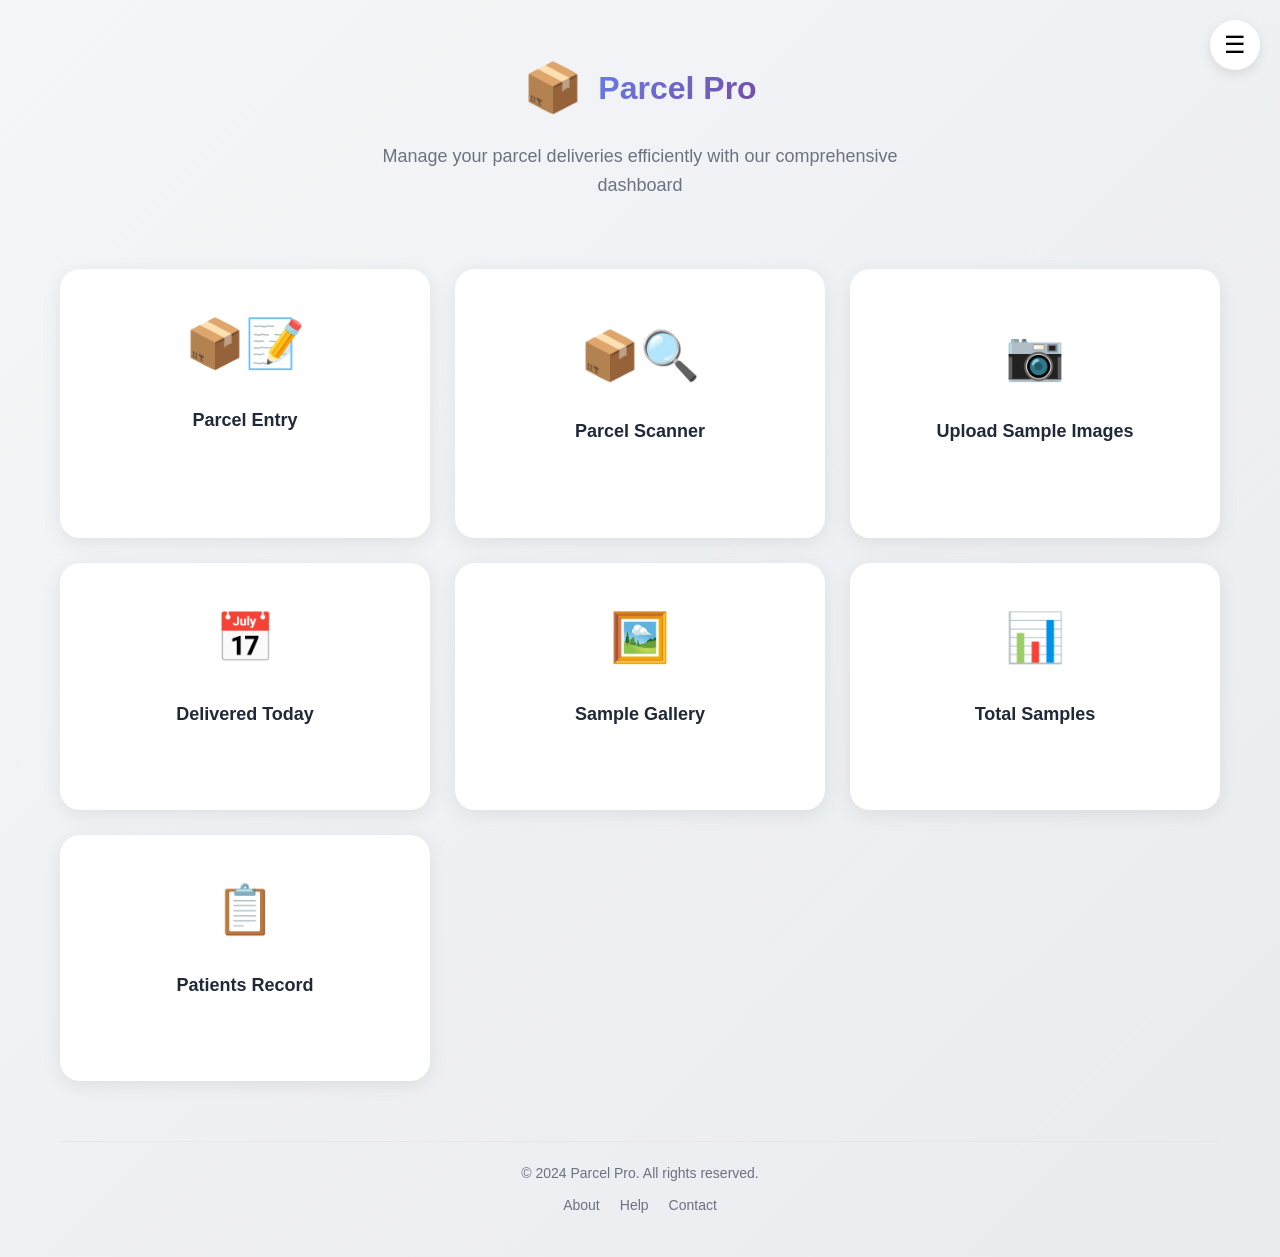
<file: index.html>
<!DOCTYPE html>
<html lang="en">
<head>
  <meta charset="UTF-8">
  <meta name="viewport" content="width=device-width, initial-scale=1.0">
  <title>Parcel Dashboard</title>
      
  <link rel="shortcut icon" href="favicon.ico" type="image/x-icon">
  <link rel="icon" type="image/png" sizes="32x32" href="favicon-32x32.png">
  <link rel="icon" type="image/png" sizes="16x16" href="favicon-16x16.png">
  <link rel="apple-touch-icon" sizes="180x180" href="apple-touch-icon.png">
  <link rel="manifest" href="site.webmanifest">
  <meta name="theme-color" content="#ffffff">
      
  <style>
  /* Reset */
  * {
    box-sizing: border-box;
    margin: 0;
    padding: 0;
  }

  /* Body */
  body {
    font-family: -apple-system, BlinkMacSystemFont, 'Segoe UI', Arial, sans-serif;
    background: linear-gradient(135deg, #f4f6f8 0%, #e9ecef 100%);
    color: #333;
    line-height: 1.6;
    min-height: 100vh;
  }

  /* Container */
  .container {
    max-width: 1200px;
    margin: 0 auto;
    padding: 20px;
    animation: fadeIn 0.5s ease;
  }

  @keyframes fadeIn {
    from { opacity: 0; transform: translateY(20px); }
    to { opacity: 1; transform: translateY(0); }
  }

  /* Header */
  .header {
    text-align: center;
    margin-bottom: 40px;
    padding: 30px 20px;
  }

  .logo {
    display: flex;
    align-items: center;
    justify-content: center;
    gap: 15px;
    margin-bottom: 15px;
  }

  .logo-icon {
    font-size: 48px;
    animation: bounce 2s infinite;
  }

  @keyframes bounce {
    0%, 100% { transform: translateY(0); }
    50% { transform: translateY(-10px); }
  }

  .logo-text {
    font-size: 32px;
    font-weight: 800;
    background: linear-gradient(135deg, #667eea 0%, #764ba2 100%);
    -webkit-background-clip: text;
    -webkit-text-fill-color: transparent;
    background-clip: text;
  }

  .page-title {
    font-size: 18px;
    color: #6b7280;
    font-weight: 500;
    max-width: 600px;
    margin: 0 auto;
  }

  /* Dashboard Grid */
  .grid {
    display: grid;
    grid-template-columns: repeat(auto-fit, minmax(300px, 1fr));
    gap: 25px;
    margin-top: 30px;
  }

  .box {
    background: #ffffff;
    padding: 35px 30px;
    border-radius: 20px;
    cursor: pointer;
    font-size: 18px;
    font-weight: 600;
    box-shadow: 0 4px 20px rgba(0,0,0,0.08);
    transition: all 0.3s cubic-bezier(0.4, 0, 0.2, 1);
    border: 2px solid transparent;
    display: flex;
    flex-direction: column;
    align-items: center;
    justify-content: center;
    gap: 15px;
    min-height: 180px;
    text-align: center;
    position: relative;
    overflow: hidden;
  }

  .box:hover {
    transform: translateY(-10px);
    box-shadow: 0 20px 40px rgba(0,0,0,0.12);
    border-color: #3b82f6;
  }

  .box:active {
    transform: translateY(-5px);
  }

  .box::before {
    content: '';
    position: absolute;
    top: 0;
    left: 0;
    right: 0;
    height: 5px;
    background: linear-gradient(90deg, #3b82f6, #8b5cf6);
    opacity: 0;
    transition: opacity 0.3s ease;
  }

  .box:hover::before {
    opacity: 1;
  }

  .box-icon {
    font-size: 48px;
    margin-bottom: 10px;
    transition: transform 0.3s ease;
  }

  .box:hover .box-icon {
    transform: scale(1.2);
  }

  .box-text {
    color: #1f2937;
    font-size: 18px;
    line-height: 1.4;
  }

  .box-description {
    color: #6b7280;
    font-size: 14px;
    font-weight: 400;
    margin-top: 8px;
    opacity: 0;
    transition: opacity 0.3s ease;
    max-width: 80%;
  }

  .box:hover .box-description {
    opacity: 1;
  }

  /* Specific box colors */
  .box:nth-child(1) { --color: #3b82f6; }
  .box:nth-child(2) { --color: #10b981; }
  .box:nth-child(3) { --color: #f59e0b; }
  .box:nth-child(4) { --color: #ef4444; }
  .box:nth-child(5) { --color: #8b5cf6; }
  .box:nth-child(6) { --color: #06b6d4; }
  .box:nth-child(7) { --color: #3b82f6; } /* Patients Record */

  .box:nth-child(1) .box-icon { color: #3b82f6; }
  .box:nth-child(2) .box-icon { color: #10b981; }
  .box:nth-child(3) .box-icon { color: #f59e0b; }
  .box:nth-child(4) .box-icon { color: #ef4444; }
  .box:nth-child(5) .box-icon { color: #8b5cf6; }
  .box:nth-child(6) .box-icon { color: #06b6d4; }
  .box:nth-child(7) .box-icon { color: #3b82f6; }

  /* Footer */
  .footer {
    text-align: center;
    margin-top: 60px;
    padding: 20px;
    color: #6b7280;
    font-size: 14px;
    border-top: 1px solid #e5e7eb;
  }

  .footer-links {
    display: flex;
    justify-content: center;
    gap: 20px;
    margin-top: 10px;
  }

  .footer-links a {
    color: #6b7280;
    text-decoration: none;
    transition: color 0.2s;
  }

  .footer-links a:hover {
    color: #3b82f6;
  }

  /* Navigation menu (hidden until hover) */
  .nav-menu {
    position: fixed;
    top: 20px;
    right: 20px;
    z-index: 100;
  }

  .nav-trigger {
    background: #ffffff;
    border: none;
    width: 50px;
    height: 50px;
    border-radius: 50%;
    display: flex;
    align-items: center;
    justify-content: center;
    font-size: 24px;
    cursor: pointer;
    box-shadow: 0 4px 12px rgba(0,0,0,0.1);
    transition: all 0.3s ease;
  }

  .nav-trigger:hover {
    transform: rotate(90deg);
    box-shadow: 0 6px 20px rgba(0,0,0,0.15);
  }

  .nav-dropdown {
    position: absolute;
    top: 60px;
    right: 0;
    background: #ffffff;
    border-radius: 12px;
    box-shadow: 0 10px 30px rgba(0,0,0,0.15);
    min-width: 220px;
    opacity: 0;
    visibility: hidden;
    transform: translateY(-10px);
    transition: all 0.3s ease;
  }

  .nav-menu:hover .nav-dropdown {
    opacity: 1;
    visibility: visible;
    transform: translateY(0);
  }

  .nav-dropdown a {
    display: flex;
    align-items: center;
    gap: 12px;
    padding: 15px 20px;
    color: #374151;
    text-decoration: none;
    border-bottom: 1px solid #f3f4f6;
    transition: background 0.2s;
  }

  .nav-dropdown a:hover {
    background: #f9fafb;
  }

  .nav-dropdown a:last-child {
    border-bottom: none;
  }

  .nav-dropdown a span:first-child {
    font-size: 18px;
  }

  /* Responsive Design */
  @media (max-width: 1024px) {
    .grid { grid-template-columns: repeat(2, 1fr); }
  }

  @media (max-width: 768px) {
    .container { padding: 15px; }
    .header { padding: 20px 15px; margin-bottom: 30px; }
    .logo-icon { font-size: 36px; }
    .logo-text { font-size: 24px; }
    .grid { grid-template-columns: 1fr; gap: 20px; }
    .box { padding: 30px 25px; min-height: 160px; }
    .box-icon { font-size: 40px; }
    .box-text { font-size: 16px; }
  }

  @media (max-width: 480px) {
    .logo { flex-direction: column; gap: 10px; }
    .box { padding: 25px 20px; min-height: 140px; }
    .box-icon { font-size: 36px; }
  }

  /* Focus styles for accessibility */
  .box:focus-visible,
  .nav-trigger:focus-visible {
    outline: 2px solid #3b82f6;
    outline-offset: 2px;
  }

  /* Loading animation */
  .box.loading {
    animation: pulse 1.5s infinite;
  }

  @keyframes pulse {
    0%, 100% { opacity: 1; }
    50% { opacity: 0.7; }
  }
  </style>
</head>

<body>

<div class="container">
  <header class="header">
    <div class="logo">
      <div class="logo-icon">📦</div>
      <h1 class="logo-text">Parcel Pro</h1>
    </div>
    <p class="page-title">Manage your parcel deliveries efficiently with our comprehensive dashboard</p>
  </header>

  <nav class="nav-menu">
    <button class="nav-trigger" aria-label="Open menu">☰</button>
    <div class="nav-dropdown">
      <a href="parcel_entry.html">
        <span>📦</span><span>Parcel Entry</span>
      </a>
      <a href="parcel_entry_form.html">
        <span>🔍</span><span>Parcel Scanner</span>
      </a>
      <a href="upload_sample_images.html">
        <span>📷</span><span>Upload Images</span>
      </a>
      <a href="delivered_today.html">
        <span>📅</span><span>Delivered Today</span>
      </a>
      <a href="total.html">
        <span>📊</span><span>Total Samples</span>
      </a>
      <a href="gallery.html">
        <span>🖼️</span><span>Sample Gallery</span>
      </a>
      <a href="Record.html">
        <span>📋</span><span>Patients Record</span>
      </a>
    </div>
  </nav>

  <main class="dashboard">
    <div class="grid">
      <div class="box" onclick="go('parcel_entry.html')" tabindex="0" role="button">
        <div class="box-icon">📦📝</div>
        <div class="box-text">Parcel Entry</div>
        <div class="box-description">Create new parcel entries with detailed information</div>
      </div>

      <div class="box" onclick="go('parcel_entry_form.html')" tabindex="0" role="button">
        <div class="box-icon">📦🔍</div>
        <div class="box-text">Parcel Scanner</div>
        <div class="box-description">Scan and manage received parcels</div>
      </div>

      <div class="box" onclick="go('upload_sample_images.html')" tabindex="0" role="button">
        <div class="box-icon">📷</div>
        <div class="box-text">Upload Sample Images</div>
        <div class="box-description">Upload and manage parcel images</div>
      </div>

      <div class="box" onclick="go('delivered_today.html')" tabindex="0" role="button">
        <div class="box-icon">📅</div>
        <div class="box-text">Delivered Today</div>
        <div class="box-description">View today's delivered parcels</div>
      </div>

      <div class="box" onclick="go('gallery.html')" tabindex="0" role="button">
        <div class="box-icon">🖼️</div>
        <div class="box-text">Sample Gallery</div>
        <div class="box-description">Browse all parcel images gallery</div>
      </div>

      <div class="box" onclick="go('total.html')" tabindex="0" role="button">
        <div class="box-icon">📊</div>
        <div class="box-text">Total Samples</div>
        <div class="box-description">View complete parcel statistics</div>
      </div>
        
      <div class="box" onclick="go('Record.html')" tabindex="0" role="button">
        <div class="box-icon">📋</div>
        <div class="box-text">Patients Record</div>
        <div class="box-description">View complete Patient Details</div>
      </div>
    </div>
  </main>

  <footer class="footer">
    <p>© 2024 Parcel Pro. All rights reserved.</p>
    <div class="footer-links">
      <a href="#" onclick="showAbout(event)">About</a>
      <a href="#" onclick="showHelp(event)">Help</a>
      <a href="mailto:support@example.com">Contact</a>
    </div>
  </footer>
</div>

<script src="config.js"></script>

<script>
// Navigation functions
function go(page) {
  const button = event?.currentTarget;
  if (button) {
    button.classList.add('loading');
  }
  
  setTimeout(() => {
    window.location.href = page;
  }, 300);
}

// Utility functions
function showAbout(e) {
  if(e) e.preventDefault();
  alert('Parcel Pro - A comprehensive parcel management system for efficient delivery tracking and management.');
}

function showHelp(e) {
  if(e) e.preventDefault();
  alert('Need help? Please contact our support team at support@example.com or call +1 (555) 123-4567.');
}

// Keyboard navigation and menu interactions
document.addEventListener('DOMContentLoaded', () => {
  const boxes = document.querySelectorAll('.box');
  boxes.forEach(box => {
    box.addEventListener('keydown', (e) => {
      if (e.key === 'Enter' || e.key === ' ') {
        e.preventDefault();
        box.click();
      }
    });
  });
  
  const navMenu = document.querySelector('.nav-menu');
  const navDropdown = document.querySelector('.nav-dropdown');

  navMenu.addEventListener('mouseenter', () => {
    navDropdown.style.opacity = '1';
    navDropdown.style.visibility = 'visible';
    navDropdown.style.transform = 'translateY(0)';
  });

  navMenu.addEventListener('mouseleave', () => {
    setTimeout(() => {
      if (!navMenu.matches(':hover') && !navDropdown.matches(':hover')) {
        navDropdown.style.opacity = '0';
        navDropdown.style.visibility = 'hidden';
        navDropdown.style.transform = 'translateY(-10px)';
      }
    }, 100);
  });

  navDropdown.addEventListener('mouseleave', () => {
    setTimeout(() => {
      if (!navMenu.matches(':hover') && !navDropdown.matches(':hover')) {
        navDropdown.style.opacity = '0';
        navDropdown.style.visibility = 'hidden';
        navDropdown.style.transform = 'translateY(-10px)';
      }
    }, 100);
  });
});
</script>
</body>
</html>
</file>
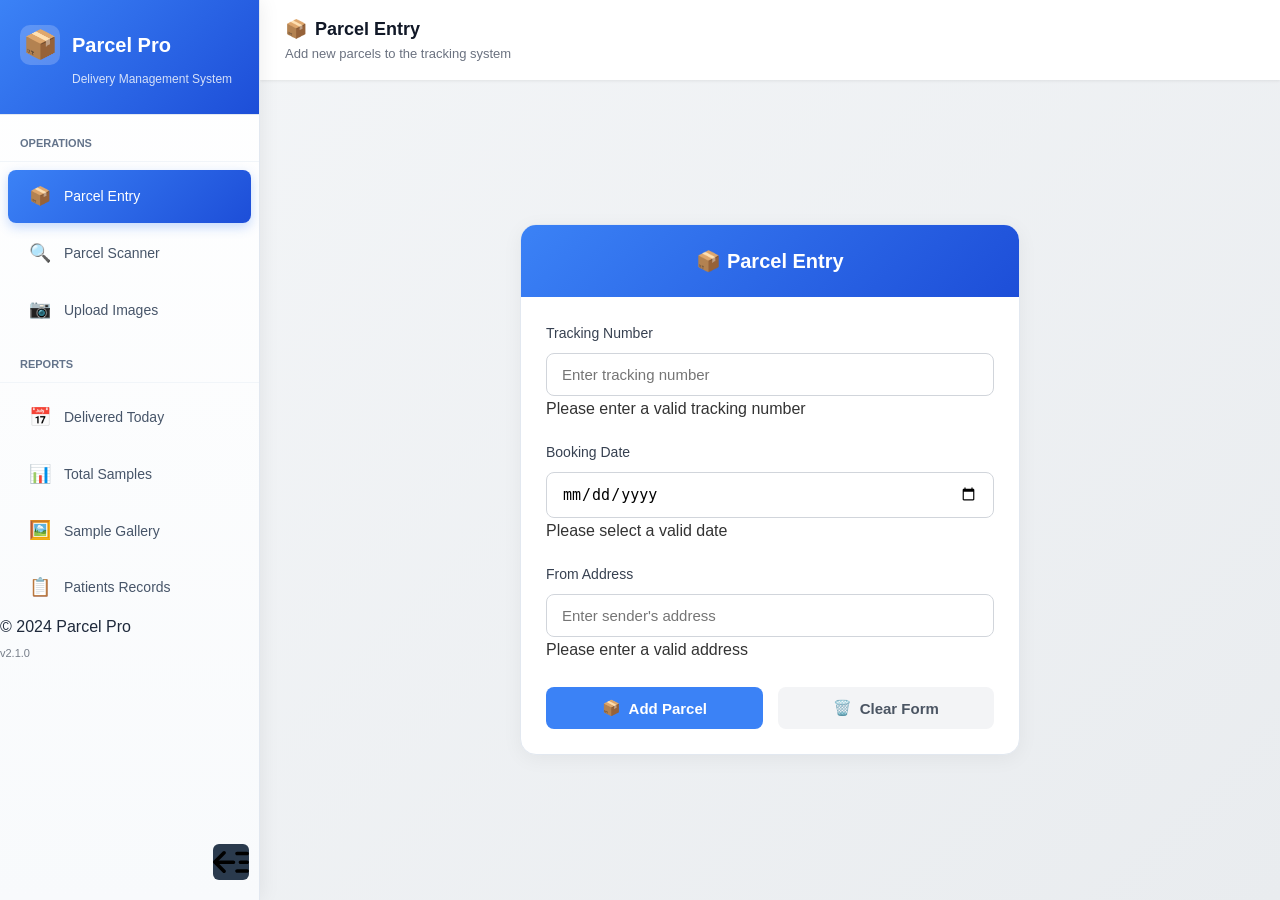
<file: parcel_entry.html>
<!DOCTYPE html>
<html lang="en">
<head>
  <meta charset="UTF-8">
  <meta name="viewport" content="width=device-width, initial-scale=1.0">
  <title>Parcel Entry</title>
  
  <link rel="stylesheet" href="styles.css">
</head>
<body>

<div id="sidebar-container"></div>

<div class="main-content" id="mainContent">
  <header class="topbar">
    <button class="menu-btn" onclick="toggleSidebar()" aria-label="Toggle menu">☰</button>
    <div class="page-info">
      <div class="page-title"><span>📦</span><span>Parcel Entry</span></div>
      <div class="page-subtitle">Add new parcels to the tracking system</div>
    </div>
  </header>

  <div class="form-wrapper">
    <div class="form-container">
      <div class="header">
        <h2>📦 Parcel Entry</h2>
      </div>

      <div class="form-content">
        <div class="form-group">
          <label for="trackingNumber">Tracking Number</label>
          <input type="text" id="trackingNumber" placeholder="Enter tracking number" autocomplete="off" autocapitalize="characters">
          <div class="error-message" id="trackingError">Please enter a valid tracking number</div>
        </div>

        <div class="form-group">
          <label for="bookingDate">Booking Date</label>
          <input type="date" id="bookingDate">
          <div class="error-message" id="dateError">Please select a valid date</div>
        </div>

        <div class="form-group">
          <label for="fromAddress">From Address</label>
          <input type="text" id="fromAddress" placeholder="Enter sender's address" autocomplete="off">
          <div class="error-message" id="addressError">Please enter a valid address</div>
        </div>

        <div class="button-group">
          <button class="submit-btn" onclick="submitParcel()" id="submitBtn">
            <span>📦</span><span>Add Parcel</span>
          </button>
          <button class="clear-btn" onclick="clearForm()">
            <span>🗑️</span><span>Clear Form</span>
          </button>
        </div>
        <div class="status-container" id="status" style="display: none; margin-top: 20px;"></div>
      </div>
    </div>
  </div>
</div>

<div class="toast" id="toast"></div>

<script src="config.js"></script>
<script src="sidebar.js"></script>

<script>
// DOM Elements
const trackingInput = document.getElementById('trackingNumber');
const dateInput = document.getElementById('bookingDate');
const addressInput = document.getElementById('fromAddress');
const submitBtn = document.getElementById('submitBtn');
const toast = document.getElementById('toast');

dateInput.max = new Date().toISOString().split('T')[0];

function showToast(message, type = 'success') {
  toast.textContent = message;
  toast.className = `toast toast-${type} show`;
  setTimeout(() => toast.classList.remove('show'), 3000);
}

function clearForm() {
  trackingInput.value = '';
  dateInput.value = '';
  addressInput.value = '';
}

function submitParcel() {
  const trackingNumber = trackingInput.value.trim();
  const bookingDate = dateInput.value;
  const fromAddress = addressInput.value.trim();

  if (!trackingNumber || !bookingDate || !fromAddress) { 
    showToast("All fields are required", 'error'); 
    return; 
  }

  submitBtn.disabled = true;
  submitBtn.innerHTML = '<span>⏳</span><span>Adding...</span>';

  // USING THE API URL FROM config.js
  fetch(CONFIG.API_URL, {
    method: "POST",
    body: JSON.stringify({ trackingNumber, bookingDate, fromAddress }),
    mode: 'no-cors' 
  })
  .then(() => {
    showToast("Parcel submitted! Check your Google Sheet.", 'success');
    clearForm();
  })
  .catch(err => {
    console.error(err);
    showToast("Error submitting parcel.", 'error');
  })
  .finally(() => {
    submitBtn.disabled = false;
    submitBtn.innerHTML = '<span>📦</span><span>Add Parcel</span>';
  });
}
</script>
</body>
</html>
</file>
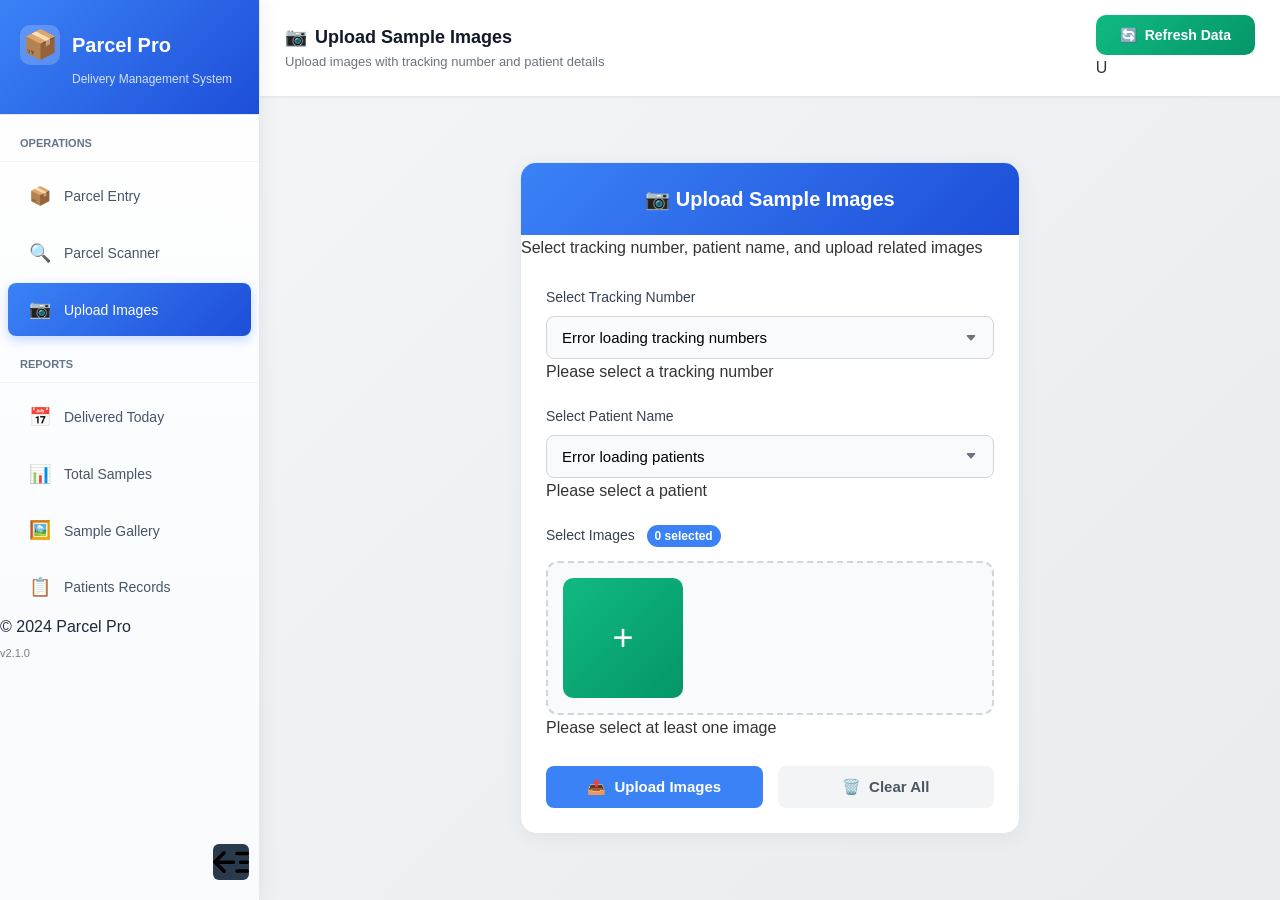
<file: upload_sample_images.html>
<!DOCTYPE html>
<html lang="en">
<head>
  <meta charset="UTF-8">
  <meta name="viewport" content="width=device-width, initial-scale=1.0">
  <title>Upload Sample Images</title>
  <link rel="shortcut icon" href="favicon.ico" type="image/x-icon">
  <link rel="icon" type="image/png" sizes="32x32" href="favicon-32x32.png">
  <link rel="icon" type="image/png" sizes="16x16" href="favicon-16x16.png">
  
  <link rel="stylesheet" href="styles.css">

  <style>
    /* ---------- UPLOAD PAGE SPECIFIC STYLES ---------- */
    select {
      width: 100%;
      padding: 14px 16px;
      border: 1.5px solid #d1d5db;
      border-radius: 10px;
      font-size: 15px;
      transition: all 0.3s ease;
      background: #f9fafb;
      font-family: inherit;
    }

    select:focus {
      outline: none;
      border-color: #3b82f6;
      background: #ffffff;
      box-shadow: 0 0 0 3px rgba(59, 130, 246, 0.1);
    }

    select.error { border-color: #dc3545; }
    select.success { border-color: #10b981; }

    .dropdown-arrow {
      background-image: url("data:image/svg+xml,%3Csvg xmlns='http://www.w3.org/2000/svg' width='16' height='16' fill='%236b7280' viewBox='0 0 16 16'%3E%3Cpath d='M7.247 11.14 2.451 5.658C1.885 5.013 2.345 4 3.204 4h9.592a1 1 0 0 1 .753 1.659l-4.796 5.48a1 1 0 0 1-1.506 0z'/%3E%3C/svg%3E");
      background-repeat: no-repeat;
      background-position: right 16px center;
      background-size: 12px;
      padding-right: 40px;
      appearance: none;
      cursor: pointer;
    }

    /* Image Preview Container */
    .preview-container {
      display: flex;
      flex-wrap: wrap;
      gap: 15px;
      margin-top: 15px;
      position: relative;
      min-height: 140px;
      padding: 15px;
      background: #f9fafb;
      border-radius: 12px;
      border: 2px dashed #d1d5db;
      transition: border-color 0.3s;
    }

    .preview-container:hover { border-color: #3b82f6; }

    .preview {
      display: flex;
      align-items: center;
      justify-content: center;
      width: 120px;
      height: 120px;
      border: 1px solid #e5e7eb;
      border-radius: 10px;
      overflow: hidden;
      position: relative;
      background: white;
      transition: transform 0.2s, box-shadow 0.2s;
    }

    .preview:hover { transform: translateY(-2px); box-shadow: 0 4px 12px rgba(0, 0, 0, 0.1); }
    .preview img { width: 100%; height: 100%; object-fit: cover; }

    .remove-btn {
      position: absolute;
      top: 6px;
      right: 6px;
      background: #ef4444;
      color: white;
      border: none;
      border-radius: 50%;
      width: 24px;
      height: 24px;
      font-size: 14px;
      line-height: 22px;
      text-align: center;
      cursor: pointer;
      z-index: 1;
      opacity: 0.9;
      transition: opacity 0.2s, transform 0.2s;
    }

    .remove-btn:hover { opacity: 1; transform: scale(1.1); }

    #addMoreBtn {
      width: 120px;
      height: 120px;
      font-size: 36px;
      display: flex;
      align-items: center;
      justify-content: center;
      background: linear-gradient(135deg, #10b981 0%, #059669 100%);
      color: white;
      border: none;
      border-radius: 10px;
      cursor: pointer;
      transition: all 0.3s ease;
      flex-shrink: 0;
      margin: 0;
    }

    #addMoreBtn:hover { transform: translateY(-2px); box-shadow: 0 5px 15px rgba(16, 185, 129, 0.3); }

    .image-counter {
      background: #3b82f6;
      color: white;
      padding: 4px 8px;
      border-radius: 12px;
      font-size: 12px;
      font-weight: 600;
      margin-left: 8px;
    }

    .refresh-btn {
      background: linear-gradient(135deg, #10b981 0%, #059669 100%);
      color: white;
      border: none;
      border-radius: 10px;
      padding: 12px 24px;
      font-size: 14px;
      font-weight: 600;
      cursor: pointer;
      transition: all 0.3s;
      display: flex;
      align-items: center;
      gap: 8px;
      margin-left: auto;
    }

    .refresh-btn:hover { transform: translateY(-2px); box-shadow: 0 5px 15px rgba(16, 185, 129, 0.3); }

    @media (max-width: 768px) {
      .preview { width: 100px; height: 100px; }
      #addMoreBtn { width: 100px; height: 100px; font-size: 28px; }
    }

    @media (max-width: 480px) {
      .preview { width: 80px; height: 80px; }
      #addMoreBtn { width: 80px; height: 80px; font-size: 24px; }
      .remove-btn { width: 20px; height: 20px; font-size: 12px; line-height: 18px; }
    }
  </style>
</head>
<body>

<div id="sidebar-container"></div>

<div class="main-content" id="mainContent">
  <header class="topbar">
    <button class="menu-btn" onclick="toggleSidebar()" aria-label="Toggle menu">☰</button>
    <div class="page-info">
      <div class="page-title">
        <span>📷</span>
        <span>Upload Sample Images</span>
      </div>
      <div class="page-subtitle">Upload images with tracking number and patient details</div>
    </div>
    <div class="user-menu">
      <button class="refresh-btn" onclick="reloadAll()">
        <span>🔄</span>
        <span>Refresh Data</span>
      </button>
      <div class="user-avatar">U</div>
    </div>
  </header>

  <div class="form-wrapper">
    <div class="form-container">
      <div class="header">
        <h2>📷 Upload Sample Images</h2>
        <p>Select tracking number, patient name, and upload related images</p>
      </div>

      <div class="form-content">
        <div class="form-group">
          <label for="trackingSelect">Select Tracking Number</label>
          <select id="trackingSelect" class="dropdown-arrow">
            <option value="">Loading tracking numbers...</option>
          </select>
          <div class="error-message" id="trackingError">Please select a tracking number</div>
        </div>

        <div class="form-group">
          <label for="patientSelect">
            Select Patient Name
            <span id="patientCount" class="image-counter" style="display:none;">0 available</span>
          </label>
          <select id="patientSelect" class="dropdown-arrow">
            <option value="">Loading patients...</option>
          </select>
          <div class="error-message" id="patientError">Please select a patient</div>
        </div>

        <div class="form-group">
          <label for="imageUpload">
            Select Images
            <span id="imageCount" class="image-counter">0 selected</span>
          </label>
          
          <div class="upload-section">
            <input type="file" id="imageUpload" accept="image/*" multiple capture="environment" style="display: none;">
            
            <div class="preview-container" id="previewContainer">
              <button type="button" id="addMoreBtn" aria-label="Add more images">+</button>
            </div>
            <div class="error-message" id="imageError">Please select at least one image</div>
          </div>
        </div>

        <div class="status-container" id="status" style="display: none; margin-top: 20px;"></div>

        <div class="button-group">
          <button class="submit-btn" onclick="uploadImages()" id="uploadBtn">
            <span>📤</span>
            <span>Upload Images</span>
          </button>
          <button class="clear-btn" onclick="clearAll()">
            <span>🗑️</span>
            <span>Clear All</span>
          </button>
        </div>
      </div>
    </div>
  </div>
</div>

<div class="toast" id="toast"></div>

<script src="config.js"></script>
<script src="sidebar.js"></script>

<script>
/* ---------- DOM ELEMENTS ---------- */
const trackingSelect = document.getElementById('trackingSelect');
const patientSelect = document.getElementById('patientSelect');
const previewContainer = document.getElementById('previewContainer');
const addMoreBtn = document.getElementById('addMoreBtn');
const uploadBtn = document.getElementById('uploadBtn');
const patientCount = document.getElementById('patientCount');
const imageCount = document.getElementById('imageCount');
const imageUpload = document.getElementById('imageUpload');
const statusDiv = document.getElementById('status');
const toast = document.getElementById('toast');

let filesToUpload = [];
let isLoading = false;

/* ---------- TOAST FUNCTION ---------- */
function showToast(message, type = 'success') {
  toast.textContent = message;
  toast.className = `toast toast-${type} show`;
  setTimeout(() => toast.classList.remove('show'), 3000);
}

function updateImageCounter() {
  const count = filesToUpload.length;
  imageCount.textContent = `${count} selected`;
  imageCount.style.display = 'inline-block';
}

/* ---------- API DATA FETCHING ---------- */
function loadTrackingNumbers() {
  fetch(CONFIG.UPLOAD_TRACKING_URL)
    .then(res => res.ok ? res.json() : Promise.reject('Network error'))
    .then(data => {
      trackingSelect.innerHTML = '<option value="">Select Tracking Number</option>';
      if (!data || data.length === 0) {
        trackingSelect.innerHTML += '<option value="">No tracking numbers available</option>';
        showToast('No tracking numbers found', 'info');
        return;
      }
      data.forEach(trk => {
        trackingSelect.innerHTML += `<option value="${trk}">${trk}</option>`;
      });
    })
    .catch(err => {
      console.error(err);
      trackingSelect.innerHTML = '<option value="">Error loading tracking numbers</option>';
    });
}

function loadPatients() {
  fetch(CONFIG.UPLOAD_PATIENT_URL)
    .then(res => res.ok ? res.json() : Promise.reject('Network error'))
    .then(data => {
      patientSelect.innerHTML = '<option value="">Select Patient</option>';
      if (!data || data.length === 0) {
        patientSelect.innerHTML += '<option value="">No patients available</option>';
        patientCount.style.display = 'none';
        return;
      }
      data.forEach(patientName => {
        patientSelect.innerHTML += `<option value="${patientName}">${patientName}</option>`;
      });
      patientCount.textContent = `${data.length} available`;
      patientCount.style.display = 'inline-block';
    })
    .catch(err => {
      console.error(err);
      patientSelect.innerHTML = '<option value="">Error loading patients</option>';
      patientCount.style.display = 'none';
    });
}

function reloadAll() {
  showToast('Refreshing data...', 'info');
  loadTrackingNumbers();
  loadPatients();
}

/* ---------- IMAGE HANDLING ---------- */
function handleFileInput(file) {
  const wrapper = document.createElement("div");
  wrapper.className = "preview";

  const img = document.createElement("img");
  img.src = URL.createObjectURL(file);

  const removeBtn = document.createElement("button");
  removeBtn.className = "remove-btn";
  removeBtn.textContent = "×";
  
  removeBtn.addEventListener("click", (e) => {
    e.stopPropagation();
    const index = filesToUpload.indexOf(file);
    if (index > -1) {
      filesToUpload.splice(index, 1);
      URL.revokeObjectURL(img.src);
    }
    wrapper.remove();
    updateImageCounter();
  });

  wrapper.appendChild(img);
  wrapper.appendChild(removeBtn);
  previewContainer.insertBefore(wrapper, addMoreBtn);
  filesToUpload.push(file);
  updateImageCounter();
}

addMoreBtn.addEventListener("click", () => imageUpload.click());

imageUpload.addEventListener('change', (event) => {
  const fileList = event.target.files;
  for (let i = 0; i < fileList.length; i++) {
    if (filesToUpload.length < 20) {
      handleFileInput(fileList[i]);
    } else {
      showToast('Maximum 20 images allowed', 'error');
      break;
    }
  }
  imageUpload.value = '';
});

/* ---------- IMAGE COMPRESSION ---------- */
function resizeImage(file, maxSize = 1000000) {
  return new Promise((resolve, reject) => {
    const img = new Image();
    const reader = new FileReader();
    reader.onload = e => img.src = e.target.result;
    reader.onerror = reject;
    reader.readAsDataURL(file);

    img.onload = () => {
      const canvas = document.createElement("canvas");
      const ctx = canvas.getContext("2d");
      let { width, height } = img;

      if (width > 1024 || height > 1024) {
        if (width > height) { height = Math.round((height * 1024) / width); width = 1024; } 
        else { width = Math.round((width * 1024) / height); height = 1024; }
      }

      canvas.width = width;
      canvas.height = height;
      ctx.fillStyle = 'white';
      ctx.fillRect(0, 0, width, height);
      ctx.drawImage(img, 0, 0, width, height);

      let quality = file.size > 5000000 ? 0.4 : file.size > 2000000 ? 0.6 : 0.8;
      canvas.toBlob(blob => {
        const r = new FileReader();
        r.onloadend = () => resolve(r.result);
        r.readAsDataURL(blob);
      }, "image/webp", quality);
    };
  });
}

/* ---------- UPLOAD LOGIC ---------- */
async function uploadImages() {
  document.querySelectorAll('.error-message').forEach(el => el.style.display = 'none');
  trackingSelect.classList.remove('error'); patientSelect.classList.remove('error');
  
  if (!trackingSelect.value) { trackingSelect.classList.add('error'); document.getElementById('trackingError').style.display = 'block'; return; }
  if (!patientSelect.value) { patientSelect.classList.add('error'); document.getElementById('patientError').style.display = 'block'; return; }
  if (filesToUpload.length === 0) { document.getElementById('imageError').style.display = 'block'; return; }

  if (isLoading) return;
  isLoading = true;
  uploadBtn.disabled = true;
  uploadBtn.innerHTML = '<span class="spinner"></span><span>Uploading...</span>';
  
  statusDiv.className = 'status-container status-loading';
  statusDiv.innerHTML = '<div>Processing and uploading images...</div>';
  statusDiv.style.display = 'block';

  try {
    const resizedImages = await Promise.all(filesToUpload.map(f => resizeImage(f)));
    const validImages = resizedImages.filter(img => img);
    if (!validImages.length) throw new Error('No valid images');

    const response = await fetch(CONFIG.UPLOAD_PATIENT_URL, {
      method: "POST",
      headers: { 'Content-Type': 'application/x-www-form-urlencoded' },
      body: new URLSearchParams({ 
        tracking: trackingSelect.value, 
        patient: patientSelect.value, 
        image: validImages.join("|") 
      })
    });
    
    const data = await response.json();
    if (data.success) {
      showToast('Images uploaded successfully!', 'success');
      statusDiv.className = 'status-container status-success';
      statusDiv.innerHTML = `<div><strong>Upload Successful!</strong><br>Time: ${new Date().toLocaleTimeString()}</div>`;
      clearAll(true);
      loadPatients();
    } else {
      throw new Error(data.error || 'Upload failed');
    }
  } catch (err) {
    showToast(`Upload failed: ${err.message}`, 'error');
    statusDiv.className = 'status-container status-error';
    statusDiv.innerHTML = `<div><strong>Upload Failed</strong><br>Please try again.</div>`;
  } finally {
    isLoading = false;
    uploadBtn.disabled = false;
    uploadBtn.innerHTML = '<span>📤</span><span>Upload Images</span>';
  }
}

function clearAll(skipStatus = false) {
  filesToUpload.forEach(file => {
    const img = document.querySelector(`img[src*="${URL.createObjectURL(file)}"]`);
    if (img) URL.revokeObjectURL(img.src);
  });
  previewContainer.querySelectorAll('.preview').forEach(div => div.remove());
  filesToUpload = [];
  updateImageCounter();
  trackingSelect.value = '';
  patientSelect.value = '';
  
  document.querySelectorAll('.error-message').forEach(el => el.style.display = 'none');
  trackingSelect.classList.remove('error');
  patientSelect.classList.remove('error');
  
  if(!skipStatus) statusDiv.style.display = 'none';
}

/* ---------- DRAG & DROP & SHORTCUTS ---------- */
document.addEventListener('dragover', e => e.preventDefault());
document.addEventListener('drop', e => {
  e.preventDefault();
  if (e.dataTransfer.files.length) {
    Array.from(e.dataTransfer.files).filter(f => f.type.startsWith('image/')).forEach(f => {
      if (filesToUpload.length < 20) handleFileInput(f);
    });
  }
});

document.addEventListener('keydown', e => {
  if ((e.ctrlKey || e.metaKey) && e.key === 'Enter') { e.preventDefault(); uploadImages(); }
  if (e.key === 'Escape') clearAll();
});

window.addEventListener('load', () => {
  loadTrackingNumbers();
  loadPatients();
});
</script>
</body>
</html>
</file>
<file: styles.css>
* {
    box-sizing: border-box;
    margin: 0;
    padding: 0;
}

body {
    font-family: -apple-system, BlinkMacSystemFont, 'Segoe UI', Arial, sans-serif;
    background: linear-gradient(135deg, #f4f6f8 0%, #e9ecef 100%);
    color: #333;
    line-height: 1.6;
    min-height: 100vh;
    overflow-x: hidden;
}

.sidebar {
    width: 260px;
    background: linear-gradient(180deg, #ffffff 0%, #f8fafc 100%);
    color: #1e293b;
    position: fixed;
    top: 0;
    left: 0;
    height: 100%;
    transition: all 0.3s cubic-bezier(0.4, 0, 0.2, 1);
    z-index: 1000;
    overflow-y: auto;
    box-shadow: 0 0 20px rgba(0, 0, 0, 0.08);
    border-right: 1px solid #e2e8f0;
}

.sidebar-header {
    padding: 25px 20px;
    border-bottom: 1px solid #e2e8f0;
    background: linear-gradient(135deg, #3b82f6 0%, #1d4ed8 100%);
    color: white;
    cursor: pointer;
    display: flex;
    flex-direction: column;
}

.logo { display: flex; align-items: center; gap: 12px; font-size: 20px; font-weight: 700; }
.logo-icon { font-size: 28px; width: 40px; height: 40px; background: rgba(255,255,255,0.2); border-radius: 10px; display: flex; align-items: center; justify-content: center; }
.sidebar-subtitle { font-size: 12px; opacity: 0.8; margin-top: 5px; margin-left: 52px; }

.menu-section { margin-top: 20px; }
.menu-section-title { font-size: 11px; text-transform: uppercase; color: #64748b; font-weight: 600; padding: 0 20px 8px; border-bottom: 1px solid #f1f5f9; margin-bottom: 8px;}
.menu-items { display: flex; flex-direction: column; gap: 4px; }

.menu-item { display: flex; align-items: center; gap: 12px; color: #475569; text-decoration: none; padding: 12px 20px; font-size: 14px; font-weight: 500; margin: 0 8px; border-radius: 8px; transition: all 0.2s; white-space: nowrap;}
.menu-item:hover { background: #f1f5f9; color: #334155; transform: translateX(4px); }
.menu-item.active { background: linear-gradient(135deg, #3b82f6 0%, #1d4ed8 100%); color: white; box-shadow: 0 4px 12px rgba(59, 130, 246, 0.3); }

.menu-item-icon { font-size: 18px; width: 24px; display: flex; align-items: center; justify-content: center; }
.menu-item-badge { background: #ef4444; color: white; font-size: 11px; padding: 2px 6px; border-radius: 10px; margin-left: auto;}

/* PC Sidebar Collapse Controls */
.collapse-expand { position: absolute; bottom: 20px; right: 10px; width: 36px; height: 36px; background: #2a3a4d; border: none; border-radius: 6px; cursor: pointer; display: flex; align-items: center; justify-content: center; color: white; z-index: 101; transition: 0.3s; }
.collapse-expand:hover { background: #3b82f6; }

.sidebar.collapsed { width: 70px; }
.sidebar.collapsed .logo-text, .sidebar.collapsed .sidebar-subtitle, .sidebar.collapsed .menu-section-title, .sidebar.collapsed .menu-item-text { display: none; }
.sidebar.collapsed .logo { justify-content: center; }
.sidebar.collapsed .logo-icon { margin: 0; }
.sidebar.collapsed .menu-item { justify-content: center; padding: 14px 0; }
.sidebar.collapsed .menu-item-icon { margin: 0; font-size: 22px; }
.sidebar.collapsed .collapse-expand { transform: rotate(180deg); }

/* ---------- MAIN CONTENT & TOPBAR ---------- */
.main-content {
    margin-left: 260px;
    min-height: 100vh;
    display: flex;
    flex-direction: column;
    transition: margin-left 0.3s ease, width 0.3s ease;
    width: calc(100% - 260px);
}
.main-content.sidebar-collapsed { margin-left: 70px; width: calc(100% - 70px); }

.topbar {
    background: #ffffff;
    padding: 15px 25px;
    display: flex;
    align-items: center;
    box-shadow: 0 1px 3px rgba(0,0,0,0.08);
    position: sticky;
    top: 0;
    z-index: 99;
}

/* Mobile Hamburger Menu Button */
.menu-btn {
    font-size: 24px;
    background: none;
    border: none;
    cursor: pointer;
    margin-right: 15px;
    color: #333;
    display: none; /* Hidden on PC */
}

.page-info { flex: 1; }
.page-title { font-size: 18px; font-weight: 600; color: #111827; display: flex; align-items: center; gap: 8px; }
.page-subtitle { font-size: 13px; color: #6b7280; }

/* ---------- FORMS & CONTAINERS ---------- */
.form-wrapper { padding: 30px; display: flex; align-items: center; justify-content: center; flex: 1; }
.form-container { width: 100%; max-width: 500px; background: #ffffff; border-radius: 16px; box-shadow: 0 4px 20px rgba(0, 0, 0, 0.05); border: 1px solid #e2e8f0; overflow: hidden; }
.form-container h2 { background: linear-gradient(135deg, #3b82f6 0%, #1d4ed8 100%); color: white; padding: 20px; text-align: center; margin: 0; font-size: 20px;}
.form-content { padding: 25px; }

.form-group { margin-bottom: 20px; }
.form-group label { display: block; margin-bottom: 8px; font-weight: 500; font-size: 14px; color: #374151; }
.form-group input, .form-group select { width: 100%; padding: 12px 15px; border: 1.5px solid #d1d5db; border-radius: 8px; font-size: 15px; transition: 0.3s; }
.form-group input:focus, .form-group select:focus { border-color: #3b82f6; outline: none; box-shadow: 0 0 0 3px rgba(59, 130, 246, 0.1); }

.button-group { display: flex; gap: 15px; margin-top: 25px; }
.submit-btn, .clear-btn { flex: 1; padding: 12px; border: none; border-radius: 8px; font-size: 15px; font-weight: 600; cursor: pointer; display: flex; align-items: center; justify-content: center; gap: 8px; transition: 0.2s;}
.submit-btn { background: #3b82f6; color: white; }
.submit-btn:hover { background: #2563eb; }
.clear-btn { background: #f3f4f6; color: #4b5563; }
.clear-btn:hover { background: #e5e7eb; }

/* ---------- RESPONSIVE TABLES ---------- */
.table-container { overflow-x: auto; -webkit-overflow-scrolling: touch; width: 100%; }
table { width: 100%; min-width: 800px; border-collapse: collapse; }
th, td { padding: 12px 15px; text-align: left; border-bottom: 1px solid #e5e7eb; font-size: 14px; }
th { background: #f9fafb; font-weight: 600; color: #374151; white-space: nowrap; }

/* ---------- RESPONSIVE DESIGN (MEDIA QUERIES) ---------- */

/* Tablet & Small PC */
@media (max-width: 1024px) {
    .grid { grid-template-columns: repeat(2, 1fr); } /* Dashboard grid becomes 2 columns */
}

/* Mobile Phones */
@media (max-width: 768px) {
    /* Transform Sidebar into Off-Canvas Menu */
    .sidebar {
        transform: translateX(-100%); /* Hide off screen */
        width: 280px;
        box-shadow: 4px 0 20px rgba(0,0,0,0.15);
    }
    
    .sidebar.open {
        transform: translateX(0); /* Slide in when open class is added */
    }

    /* Remove collapse button on mobile */
    .collapse-expand { display: none; }

    /* Adjust Main Content to take full width */
    .main-content, .main-content.sidebar-collapsed {
        margin-left: 0;
        width: 100%;
    }

    /* Show hamburger menu */
    .menu-btn { display: block; }

    /* Adjust padding for mobile screens */
    .topbar { padding: 15px; }
    .form-wrapper { padding: 15px; }
    .content-wrapper { padding: 15px; }
    .header { padding: 20px; flex-direction: column; align-items: flex-start; }
    
    /* Stack buttons vertically */
    .button-group { flex-direction: column; }
    .submit-btn, .clear-btn { width: 100%; }

    /* Dashboard grid becomes 1 column */
    .grid { grid-template-columns: 1fr; gap: 15px; }
    .box { padding: 25px; min-height: 140px; }
}

/* Small Mobile Phones */
@media (max-width: 480px) {
    .page-title { font-size: 16px; }
    .page-subtitle { display: none; } /* Hide subtitle to save space */
    .stats-card { min-width: 100%; margin-top: 10px; }
    .controls { flex-direction: column; align-items: stretch; }
    .search-box input, .filter-box select { width: 100%; }
}
</file>
